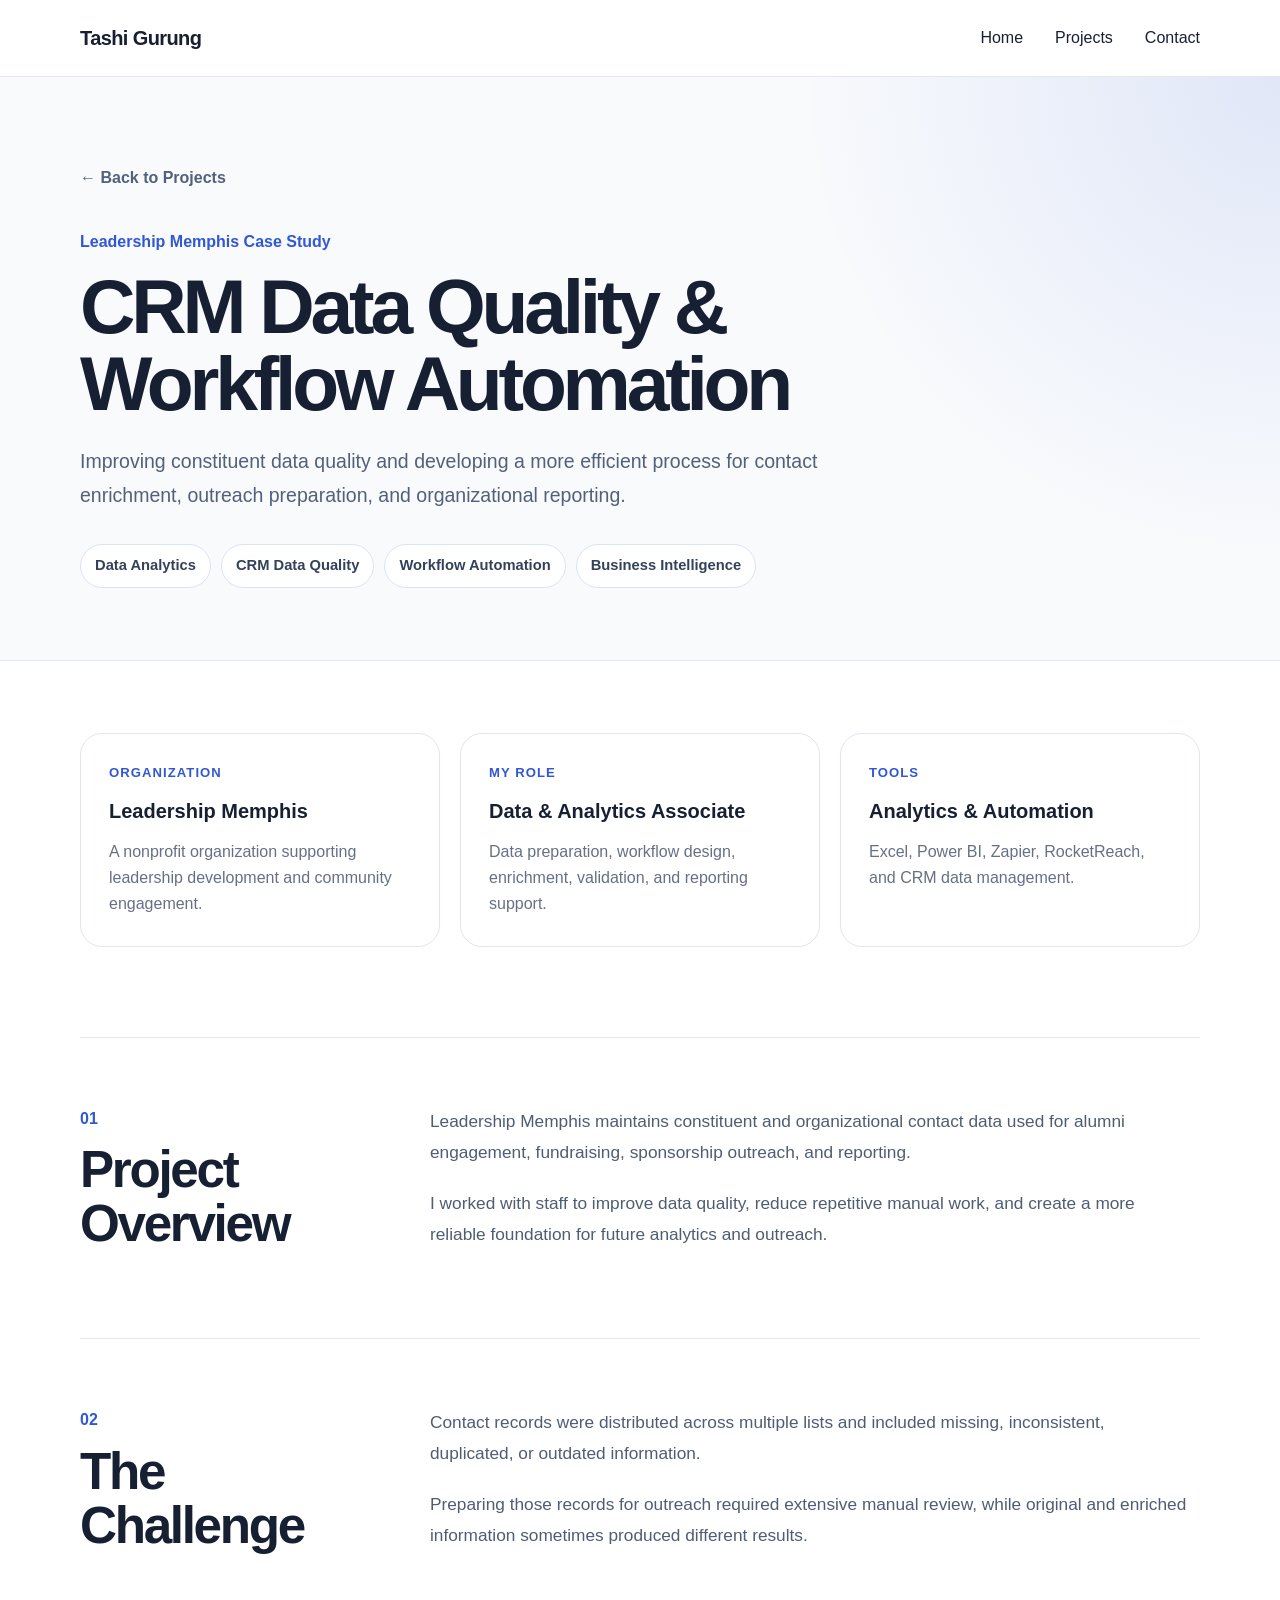
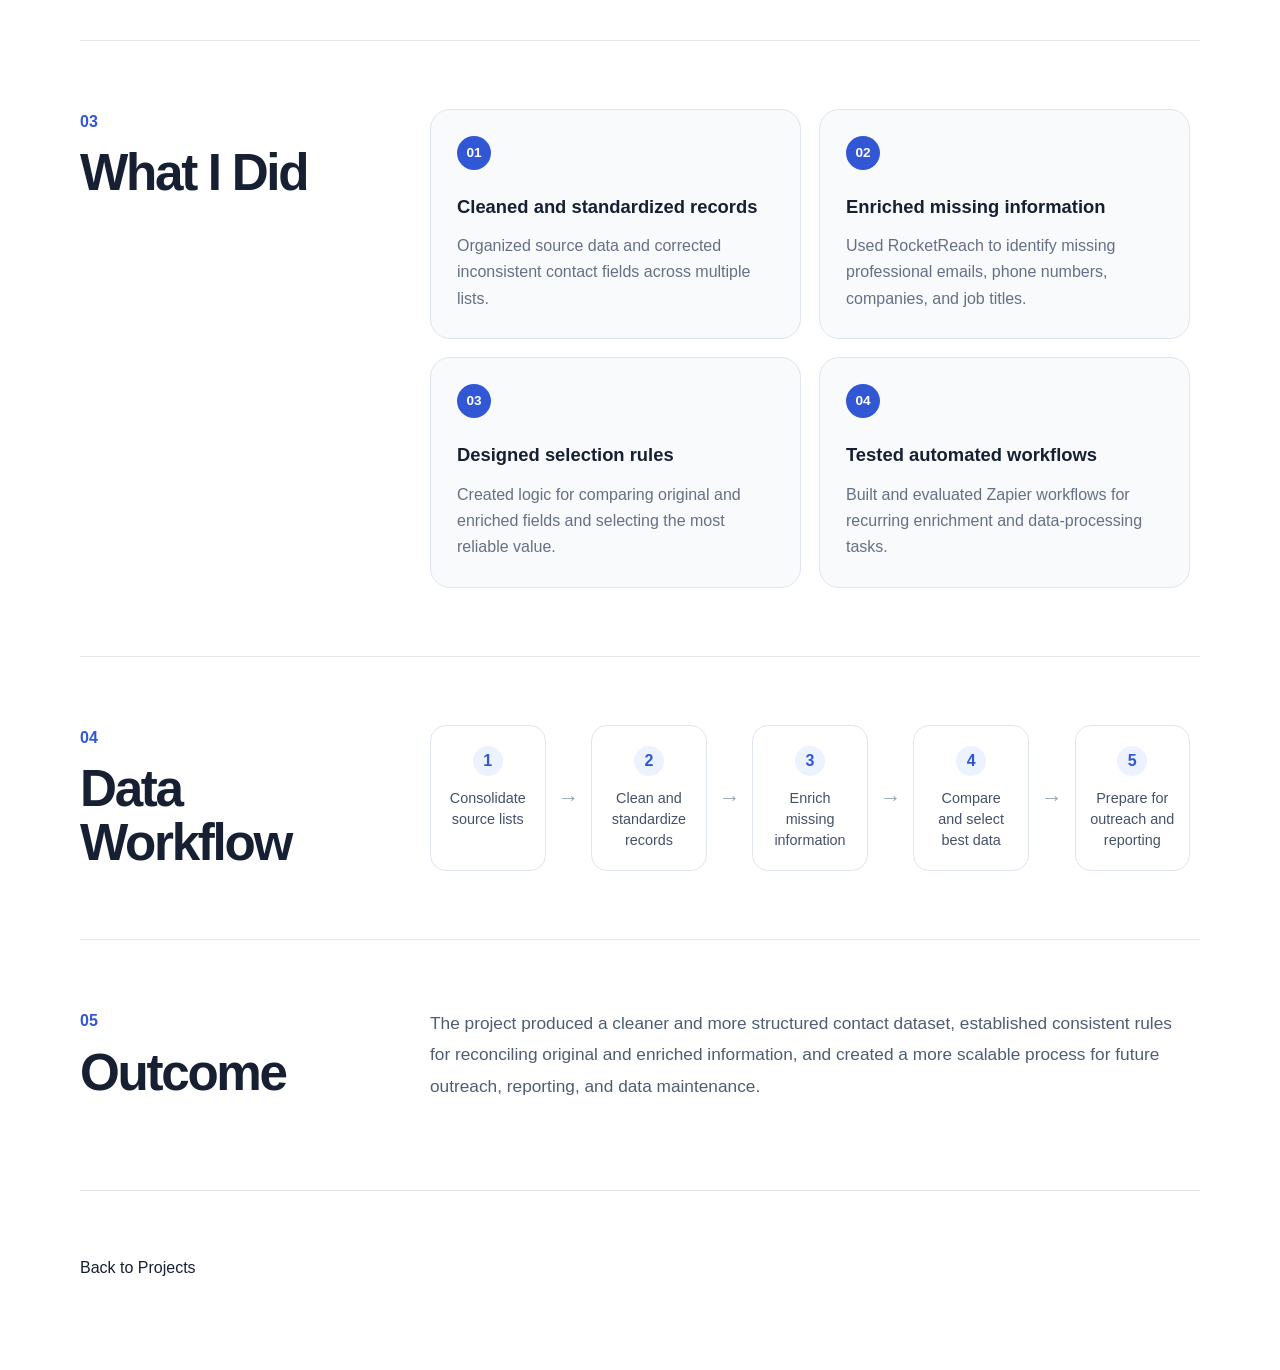
<file: leadership-memphis-project.html>
<!DOCTYPE html>
<html lang="en">
<head>
    <meta charset="UTF-8">
    <meta name="viewport" content="width=device-width, initial-scale=1.0">

    <title>Leadership Memphis Case Study | Tashi Gurung</title>

    <link rel="stylesheet" href="css/style.css">
</head>

<body class="case-study-page">

    <header class="site-header">
        <div class="container">
            <a href="index.html" class="logo">Tashi Gurung</a>
            <nav>
                <a href="index.html">Home</a>
                <a href="index.html#projects">Projects</a>
                <a href="index.html#contact">Contact</a>
            </nav>
        </div>
    </header>

    <main class="case-study-main">

        <section class="case-hero">
            <div class="case-container">

                <a href="index.html#projects" class="back-link">
                    ← Back to Projects
                </a>

                <p class="section-label">Leadership Memphis Case Study</p>

                <h1>CRM Data Quality &amp; Workflow Automation</h1>

                <p class="case-intro">
                    Improving constituent data quality and developing a more
                    efficient process for contact enrichment, outreach preparation,
                    and organizational reporting.
                </p>

                <div class="case-tags">
                    <span>Data Analytics</span>
                    <span>CRM Data Quality</span>
                    <span>Workflow Automation</span>
                    <span>Business Intelligence</span>
                </div>

            </div>
        </section>


        <section class="case-content">
            <div class="case-container">

                <div class="case-summary-grid">

                    <article class="summary-card">
                        <p class="summary-label">Organization</p>
                        <h3>Leadership Memphis</h3>
                        <p>
                            A nonprofit organization supporting leadership
                            development and community engagement.
                        </p>
                    </article>

                    <article class="summary-card">
                        <p class="summary-label">My Role</p>
                        <h3>Data &amp; Analytics Associate</h3>
                        <p>
                            Data preparation, workflow design, enrichment,
                            validation, and reporting support.
                        </p>
                    </article>

                    <article class="summary-card">
                        <p class="summary-label">Tools</p>
                        <h3>Analytics &amp; Automation</h3>
                        <p>
                            Excel, Power BI, Zapier, RocketReach, and CRM data
                            management.
                        </p>
                    </article>

                </div>


                <div class="case-section">
                    <div class="case-section-heading">
                        <p class="section-number">01</p>
                        <h2>Project Overview</h2>
                    </div>

                    <div class="case-section-body">
                        <p>
                            Leadership Memphis maintains constituent and
                            organizational contact data used for alumni engagement,
                            fundraising, sponsorship outreach, and reporting.
                        </p>

                        <p>
                            I worked with staff to improve data quality, reduce
                            repetitive manual work, and create a more reliable
                            foundation for future analytics and outreach.
                        </p>
                    </div>
                </div>


                <div class="case-section">
                    <div class="case-section-heading">
                        <p class="section-number">02</p>
                        <h2>The Challenge</h2>
                    </div>

                    <div class="case-section-body">
                        <p>
                            Contact records were distributed across multiple lists
                            and included missing, inconsistent, duplicated, or
                            outdated information.
                        </p>

                        <p>
                            Preparing those records for outreach required extensive
                            manual review, while original and enriched information
                            sometimes produced different results.
                        </p>
                    </div>
                </div>


                <div class="case-section">
                    <div class="case-section-heading">
                        <p class="section-number">03</p>
                        <h2>What I Did</h2>
                    </div>

                    <div class="case-section-body">

                        <div class="work-grid">

                            <article class="work-card">
                                <span>01</span>
                                <h3>Cleaned and standardized records</h3>
                                <p>
                                    Organized source data and corrected inconsistent
                                    contact fields across multiple lists.
                                </p>
                            </article>

                            <article class="work-card">
                                <span>02</span>
                                <h3>Enriched missing information</h3>
                                <p>
                                    Used RocketReach to identify missing professional
                                    emails, phone numbers, companies, and job titles.
                                </p>
                            </article>

                            <article class="work-card">
                                <span>03</span>
                                <h3>Designed selection rules</h3>
                                <p>
                                    Created logic for comparing original and enriched
                                    fields and selecting the most reliable value.
                                </p>
                            </article>

                            <article class="work-card">
                                <span>04</span>
                                <h3>Tested automated workflows</h3>
                                <p>
                                    Built and evaluated Zapier workflows for recurring
                                    enrichment and data-processing tasks.
                                </p>
                            </article>

                        </div>

                    </div>
                </div>


                <div class="case-section">
                    <div class="case-section-heading">
                        <p class="section-number">04</p>
                        <h2>Data Workflow</h2>
                    </div>

                    <div class="case-section-body">

                        <div class="workflow">

                            <div class="workflow-step">
                                <span>1</span>
                                <p>Consolidate source lists</p>
                            </div>

                            <div class="workflow-arrow">→</div>

                            <div class="workflow-step">
                                <span>2</span>
                                <p>Clean and standardize records</p>
                            </div>

                            <div class="workflow-arrow">→</div>

                            <div class="workflow-step">
                                <span>3</span>
                                <p>Enrich missing information</p>
                            </div>

                            <div class="workflow-arrow">→</div>

                            <div class="workflow-step">
                                <span>4</span>
                                <p>Compare and select best data</p>
                            </div>

                            <div class="workflow-arrow">→</div>

                            <div class="workflow-step">
                                <span>5</span>
                                <p>Prepare for outreach and reporting</p>
                            </div>

                        </div>

                    </div>
                </div>


                <div class="case-section">
                    <div class="case-section-heading">
                        <p class="section-number">05</p>
                        <h2>Outcome</h2>
                    </div>

                    <div class="case-section-body">
                        <p>
                            The project produced a cleaner and more structured
                            contact dataset, established consistent rules for
                            reconciling original and enriched information, and
                            created a more scalable process for future outreach,
                            reporting, and data maintenance.
                        </p>
                    </div>
                </div>


                <div class="case-footer">
                    <a href="index.html#projects" class="btn btn-primary">
                        Back to Projects
                    </a>
                </div>

            </div>
        </section>

    </main>

</body>
</html>
</file>
<file: css/style.css>
* {
      box-sizing: border-box;
      margin: 0;
      padding: 0;
    }

    html {
      scroll-behavior: smooth;
    }

    body {
      font-family: Arial, Helvetica, sans-serif;
      color: #172033;
      background: #ffffff;
      line-height: 1.6;
    }

    a {
      color: inherit;
      text-decoration: none;
    }

    .container {
      width: min(1120px, 90%);
      margin: 0 auto;
    }

    header {
      border-bottom: 1px solid #e6e9ef;
      background: rgba(255, 255, 255, 0.95);
      position: sticky;
      top: 0;
      z-index: 100;
    }

    nav {
      min-height: 74px;
      display: flex;
      align-items: center;
      justify-content: space-between;
      gap: 30px;
    }

    .logo {
      font-size: 1.25rem;
      font-weight: 700;
      letter-spacing: -0.03em;
    }

    .nav-links {
      display: flex;
      align-items: center;
      gap: 28px;
      list-style: none;
      font-size: 0.95rem;
    }

    .nav-links a:hover {
      color: #3457d5;
    }
    .hero {
      min-height: calc(100vh - 74px);
      display: flex;
      align-items: center;
      padding: 96px 0;
      background:
        radial-gradient(circle at top right, rgba(46, 91, 255, 0.1), transparent 34%),
        linear-gradient(180deg, #f8faff 0%, #ffffff 100%);
    }

    .hero-grid {
      display: grid;
      grid-template-columns: minmax(0, 1.15fr) minmax(320px, 0.85fr);
      align-items: center;
      gap: 72px;
    }

    .hero-content {
      max-width: 720px;
    }

    .eyebrow {
      display: inline-flex;
      align-items: center;
      margin-bottom: 22px;
      padding: 8px 14px;
      border: 1px solid #dbe3f5;
      border-radius: 999px;
      background: rgba(255, 255, 255, 0.75);
      color: #3451a3;
      font-size: 0.82rem;
      font-weight: 700;
      letter-spacing: 0.12em;
      text-transform: uppercase;
    }

    .hero h1 {
      max-width: 560px;
      margin-bottom: 18px;
      color: #111827;
      font-size: clamp(3rem, 6vw, 5.5rem);
      line-height: 1.02;
      letter-spacing: -0.055em;
    }

    .hero-intro {
      margin-bottom: 12px;
      color: #2e5bff;
      font-size: 1.15rem;
      font-weight: 700;
    }

    .hero-description {
      max-width: 660px;
      margin-bottom: 32px;
      color: #596579;
      font-size: 1.08rem;
      line-height: 1.8;
    }

    .hero-buttons {
      display: flex;
      flex-wrap: wrap;
      gap: 14px;
    }

    .button {
      display: inline-flex;
      align-items: center;
      justify-content: center;
      min-height: 50px;
      padding: 0 22px;
      border: 1px solid transparent;
      border-radius: 12px;
      font-weight: 700;
      transition:
        transform 0.2s ease,
        box-shadow 0.2s ease,
        background-color 0.2s ease,
        border-color 0.2s ease;
    }

    .button:hover {
      transform: translateY(-2px);
    }

    .button-primary {
      background: #2e5bff;
      color: #ffffff;
      box-shadow: 0 12px 30px rgba(46, 91, 255, 0.25);
    }

    .button-primary:hover {
      background: #2149db;
      box-shadow: 0 16px 34px rgba(46, 91, 255, 0.32);
    }

    .button-secondary {
      border-color: #d7deea;
      background: rgba(255, 255, 255, 0.85);
      color: #172033;
    }

    .button-secondary:hover {
      border-color: #9eb0d4;
      background: #ffffff;
    }

    .hero-image {
      display: flex;
      justify-content: center;
    }

    .hero-image-frame {
      position: relative;
      width: min(100%, 420px);
      aspect-ratio: 4 / 5;
      padding: 10px;
      border: 1px solid rgba(46, 91, 255, 0.14);
      border-radius: 32px;
      background: rgba(255, 255, 255, 0.85);
      box-shadow: 0 28px 70px rgba(31, 46, 84, 0.16);
    }

    .hero-image-frame::before {
      content: "";
      position: absolute;
      z-index: -1;
      inset: -24px 24px 24px -24px;
      border-radius: 32px;
      background: linear-gradient(145deg, #dfe7ff, #eef2ff);
    }

    .hero-image img {
      width: 100%;
      height: 100%;
      display: block;
      border-radius: 24px;
      object-fit: cover;
      object-position: center top;
    }
    
    section {
      padding: 100px 0;
    }

    .section-heading {
      margin-bottom: 45px;
    }

    .section-heading p {
      color: #3457d5;
      font-weight: 600;
      margin-bottom: 8px;
    }

    h2 {
      font-size: clamp(2rem, 4vw, 3.1rem);
      letter-spacing: -0.04em;
      line-height: 1.1;
    }

    .about-text {
      max-width: 850px;
      color: #566074;
      font-size: 1.1rem;
    }

    .projects {
      background: #f7f8fb;
    }

    .project-grid {
      display: grid;
      grid-template-columns: repeat(3, 1fr);
      gap: 22px;
    }

    .project-card {
      min-height: 280px;
      padding: 30px;
      border: 1px solid #e0e4ec;
      border-radius: 18px;
      background: white;
      display: flex;
      flex-direction: column;
      justify-content: space-between;
      transition:
        transform 0.2s ease,
        box-shadow 0.2s ease;
    }

    .project-card:hover {
      transform: translateY(-5px);
      box-shadow: 0 18px 45px rgba(23, 32, 51, 0.08);
    }

    .project-card h3 {
      font-size: 1.35rem;
      margin-bottom: 14px;
    }

    .project-card p {
      color: #667085;
    }

    .project-link {
      margin-top: 28px;
      color: #3457d5;
      font-weight: 600;
    }

    footer {
      padding: 38px 0;
      border-top: 1px solid #e6e9ef;
      color: #667085;
    }

    .footer-content {
      display: flex;
      justify-content: space-between;
      gap: 25px;
      flex-wrap: wrap;
    }
    
.skills-grid {
  display: grid;
  grid-template-columns: repeat(2, 1fr);
  gap: 22px;
  }

.skill-card {
  padding: 28px;
  border: 1px solid #e0e4ec;
  border-radius: 18px;
  background: #ffffff;
  }

.skill-card h3 {
  margin-bottom: 12px;
  font-size: 1.25rem;
  }

.skill-card p {
  color: #667085;
  }

    @media (max-width: 800px) {
      .nav-links {
        gap: 15px;
        font-size: 0.85rem;
      }

      .project-grid {
        grid-template-columns: 1fr;
      }

      .skills-grid {
        grid-template-columns: 1fr;
      }
    }

    @media (max-width: 560px) {
      nav {
        align-items: flex-start;
        flex-direction: column;
        padding: 20px 0;
      }

      .nav-links {
        flex-wrap: wrap;
      }

      section {
        padding: 75px 0;
      }
      @media (max-width: 900px) {
        .hero {
          min-height: auto;
          padding: 72px 0;
        }

        .hero-grid {
          grid-template-columns: 1fr;
          gap: 48px;
        }

        .hero-content {
          max-width: 760px;
        }

        .hero-image {
          justify-content: flex-start;
        }

        .hero-image-frame {
          width: min(100%, 380px);
        }
      }

      @media (max-width: 600px) {
        .hero {
          padding: 56px 0;
        }

        .hero h1 {
          font-size: clamp(2.6rem, 13vw, 4rem);
        }

        .hero-description {
          font-size: 1rem;
        }

        .hero-buttons {
          flex-direction: column;
        }

        .button {
          width: 100%;
        }

        .hero-image-frame::before {
          inset: -14px 14px 14px -14px;
        }
      }
    }

/* ========================================
   LEADERSHIP MEMPHIS CASE STUDY
======================================== */

.case-study-page {
    background: #ffffff;
    color: #172033;
}

.case-study-page section {
    padding: 0;
}

.case-container {
    width: min(1120px, 90%);
    margin: 0 auto;
}

.case-study-page .site-header {
    border-bottom: 1px solid #e5e7eb;
    background: rgba(255, 255, 255, 0.96);
}

.case-study-page .site-header .container {
    min-height: 76px;
    display: flex;
    align-items: center;
    justify-content: space-between;
}

.case-study-page nav {
    display: flex;
    align-items: center;
    gap: 32px;
}


/* Hero */

.case-hero {
    padding: 88px 0 72px !important;
    background:
        radial-gradient(circle at top right, rgba(59, 91, 219, 0.12), transparent 34%),
        #f8fafc;
    border-bottom: 1px solid #e5e7eb;
}

.back-link {
    display: inline-block;
    margin-bottom: 38px;
    color: #52607a;
    font-weight: 600;
}

.back-link:hover {
    color: #3157d5;
}

.case-hero .section-label {
    margin-bottom: 14px;
    color: #3157d5;
    font-weight: 700;
}

.case-hero h1 {
    max-width: 900px;
    margin-bottom: 22px;
    font-size: clamp(2.8rem, 6vw, 5.2rem);
    line-height: 1;
    letter-spacing: -0.055em;
}

.case-intro {
    max-width: 780px;
    color: #52607a;
    font-size: 1.22rem;
    line-height: 1.75;
}

.case-tags {
    display: flex;
    flex-wrap: wrap;
    gap: 10px;
    margin-top: 32px;
}

.case-tags span {
    padding: 9px 14px;
    border: 1px solid #dce3f2;
    border-radius: 999px;
    background: #ffffff;
    color: #34415a;
    font-size: 0.92rem;
    font-weight: 600;
}


/* Main content */

.case-content {
    padding: 72px 0 90px !important;
}

.case-summary-grid {
    display: grid;
    grid-template-columns: repeat(3, 1fr);
    gap: 20px;
    margin-bottom: 90px;
}

.summary-card {
    padding: 28px;
    border: 1px solid #dfe5ef;
    border-radius: 22px;
    background: #ffffff;
}

.summary-label {
    margin-bottom: 12px;
    color: #3157d5;
    font-size: 0.82rem;
    font-weight: 800;
    letter-spacing: 0.08em;
    text-transform: uppercase;
}

.summary-card h3 {
    margin-bottom: 12px;
    font-size: 1.25rem;
}

.summary-card p:last-child {
    color: #667085;
    line-height: 1.65;
}


/* Content sections */

.case-section {
    display: grid;
    grid-template-columns: 280px minmax(0, 1fr);
    gap: 70px;
    padding: 68px 0;
    border-top: 1px solid #e5e7eb;
}

.case-section-heading {
    position: relative;
}

.section-number {
    margin-bottom: 12px;
    color: #3157d5;
    font-weight: 800;
}

.case-section h2 {
    margin: 0;
    font-size: clamp(2rem, 4vw, 3.3rem);
    line-height: 1.05;
    letter-spacing: -0.045em;
}

.case-section-body {
    max-width: 760px;
}

.case-section-body > p {
    margin-bottom: 20px;
    color: #4f5d73;
    font-size: 1.08rem;
    line-height: 1.8;
}


/* Work cards */

.work-grid {
    display: grid;
    grid-template-columns: repeat(2, 1fr);
    gap: 18px;
}

.work-card {
    padding: 26px;
    border: 1px solid #dfe5ef;
    border-radius: 20px;
    background: #f8fafc;
}

.work-card span {
    display: inline-flex;
    width: 34px;
    height: 34px;
    margin-bottom: 22px;
    align-items: center;
    justify-content: center;
    border-radius: 50%;
    background: #3157d5;
    color: #ffffff;
    font-size: 0.85rem;
    font-weight: 700;
}

.work-card h3 {
    margin-bottom: 12px;
    font-size: 1.15rem;
}

.work-card p {
    color: #667085;
    line-height: 1.65;
}


/* Workflow */

.workflow {
    display: flex;
    align-items: stretch;
    gap: 12px;
}

.workflow-step {
    flex: 1;
    min-width: 0;
    padding: 20px 14px;
    border: 1px solid #dfe5ef;
    border-radius: 16px;
    background: #ffffff;
    text-align: center;
}

.workflow-step span {
    display: inline-flex;
    width: 30px;
    height: 30px;
    margin-bottom: 12px;
    align-items: center;
    justify-content: center;
    border-radius: 50%;
    background: #edf2ff;
    color: #3157d5;
    font-weight: 800;
}

.workflow-step p {
    color: #44516a;
    font-size: 0.9rem;
    line-height: 1.45;
}

.workflow-arrow {
    display: flex;
    align-items: center;
    color: #9aa5b5;
    font-size: 1.35rem;
}


/* Footer */

.case-footer {
    padding-top: 64px;
    border-top: 1px solid #e5e7eb;
}


/* Responsive */

@media (max-width: 900px) {
    .case-summary-grid {
        grid-template-columns: 1fr;
    }

    .case-section {
        grid-template-columns: 1fr;
        gap: 26px;
    }

    .work-grid {
        grid-template-columns: 1fr;
    }

    .workflow {
        flex-direction: column;
    }

    .workflow-arrow {
        justify-content: center;
        transform: rotate(90deg);
    }
}

@media (max-width: 640px) {
    .case-hero {
        padding: 64px 0 52px !important;
    }

    .case-content {
        padding: 48px 0 70px !important;
    }

    .case-study-page .site-header .container {
        flex-direction: column;
        align-items: flex-start;
        padding-top: 18px;
        padding-bottom: 18px;
    }

    .case-study-page nav {
        width: 100%;
        margin-top: 16px;
        gap: 20px;
    }

    .case-section {
        padding: 50px 0;
    }
}

.project-label {
    margin-bottom: 14px;
    color: #3157d5;
    font-size: 0.8rem;
    font-weight: 800;
    letter-spacing: 0.08em;
    text-transform: uppercase;
}

.project-card h3 {
    margin-bottom: 20px;
}

.project-card > p:not(.project-label) {
    color: #667085;
    line-height: 1.7;
}

.project-tags {
    display: flex;
    flex-wrap: wrap;
    gap: 8px;
    margin-top: 24px;
}

.project-tags span {
    padding: 7px 11px;
    border: 1px solid #dce3f2;
    border-radius: 999px;
    background: #f8fafc;
    color: #52607a;
    font-size: 0.82rem;
    font-weight: 600;
}

.project-link {
    display: inline-block;
    margin-top: auto;
    padding-top: 28px;
    color: #3157d5;
    font-weight: 700;
}

.featured-project-card {
    background:
        linear-gradient(
            145deg,
            rgba(49, 87, 213, 0.06),
            #ffffff 45%
        );
}
</file>
